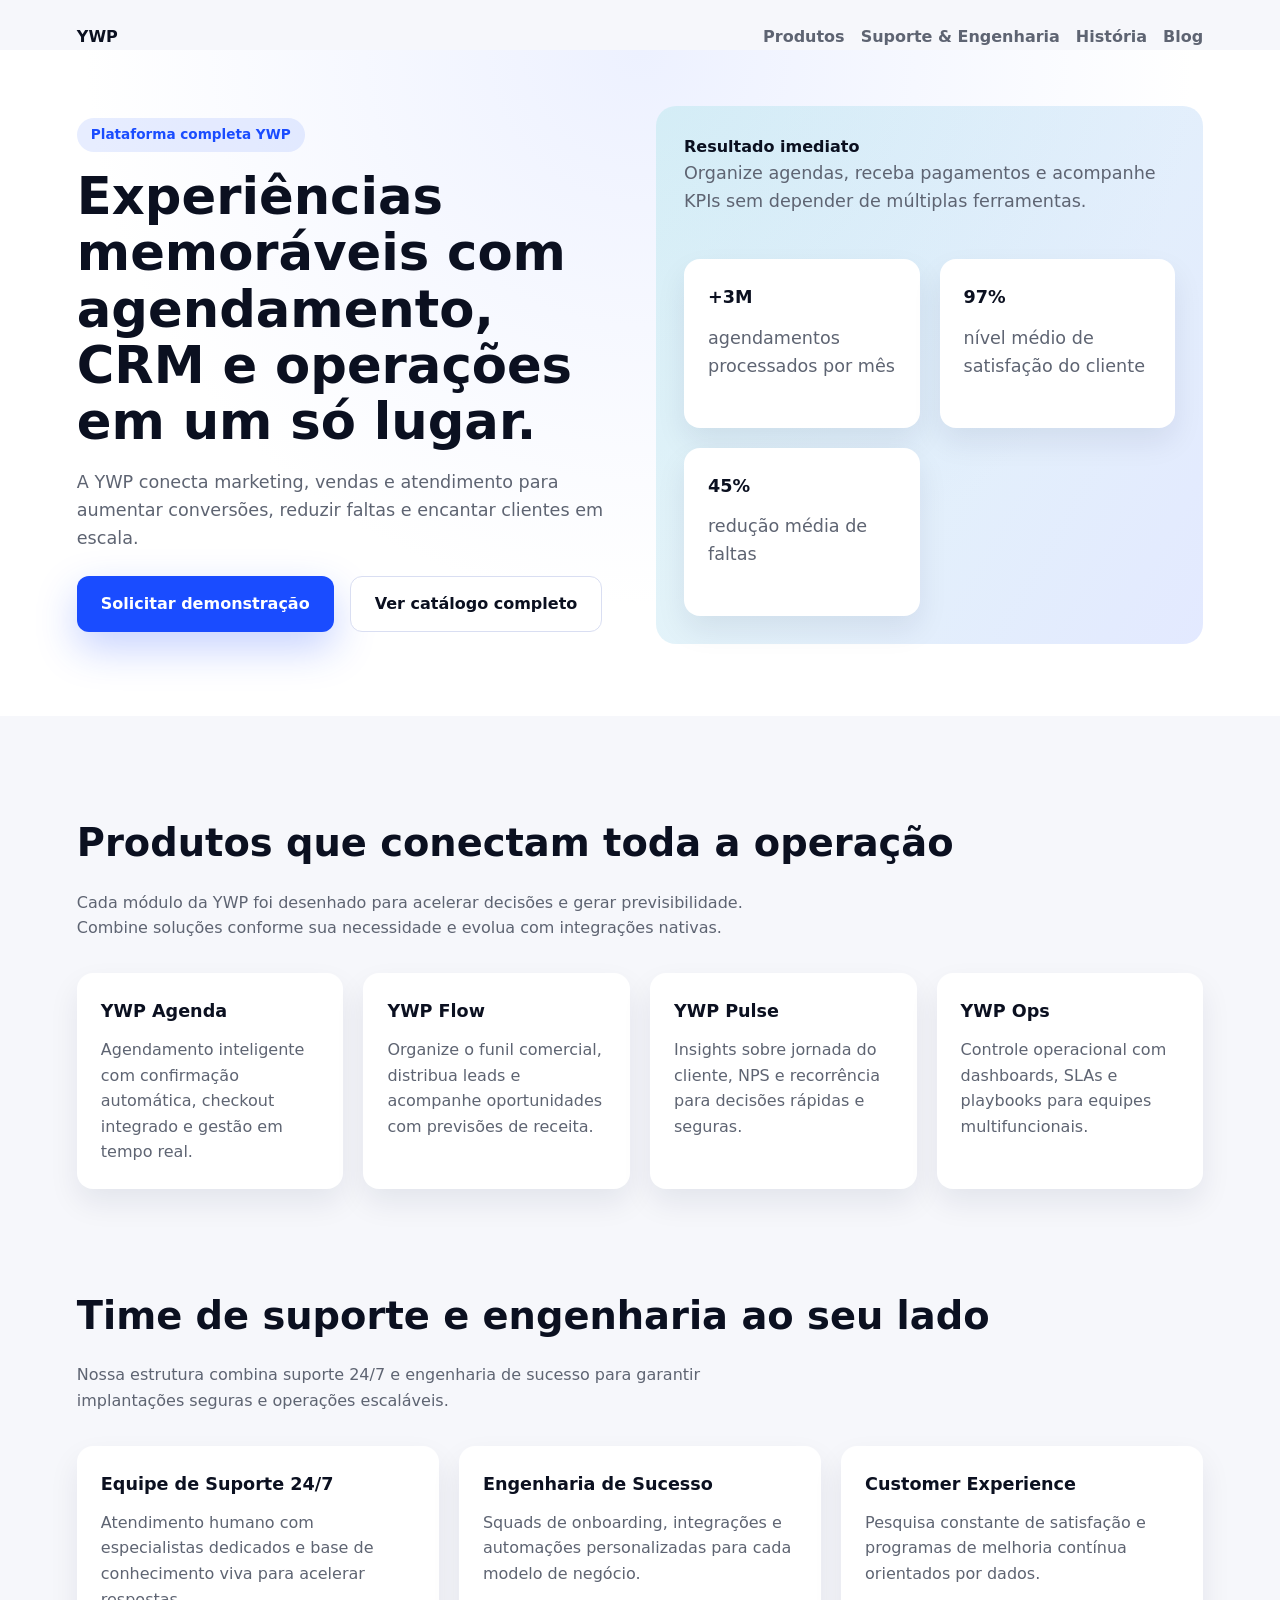
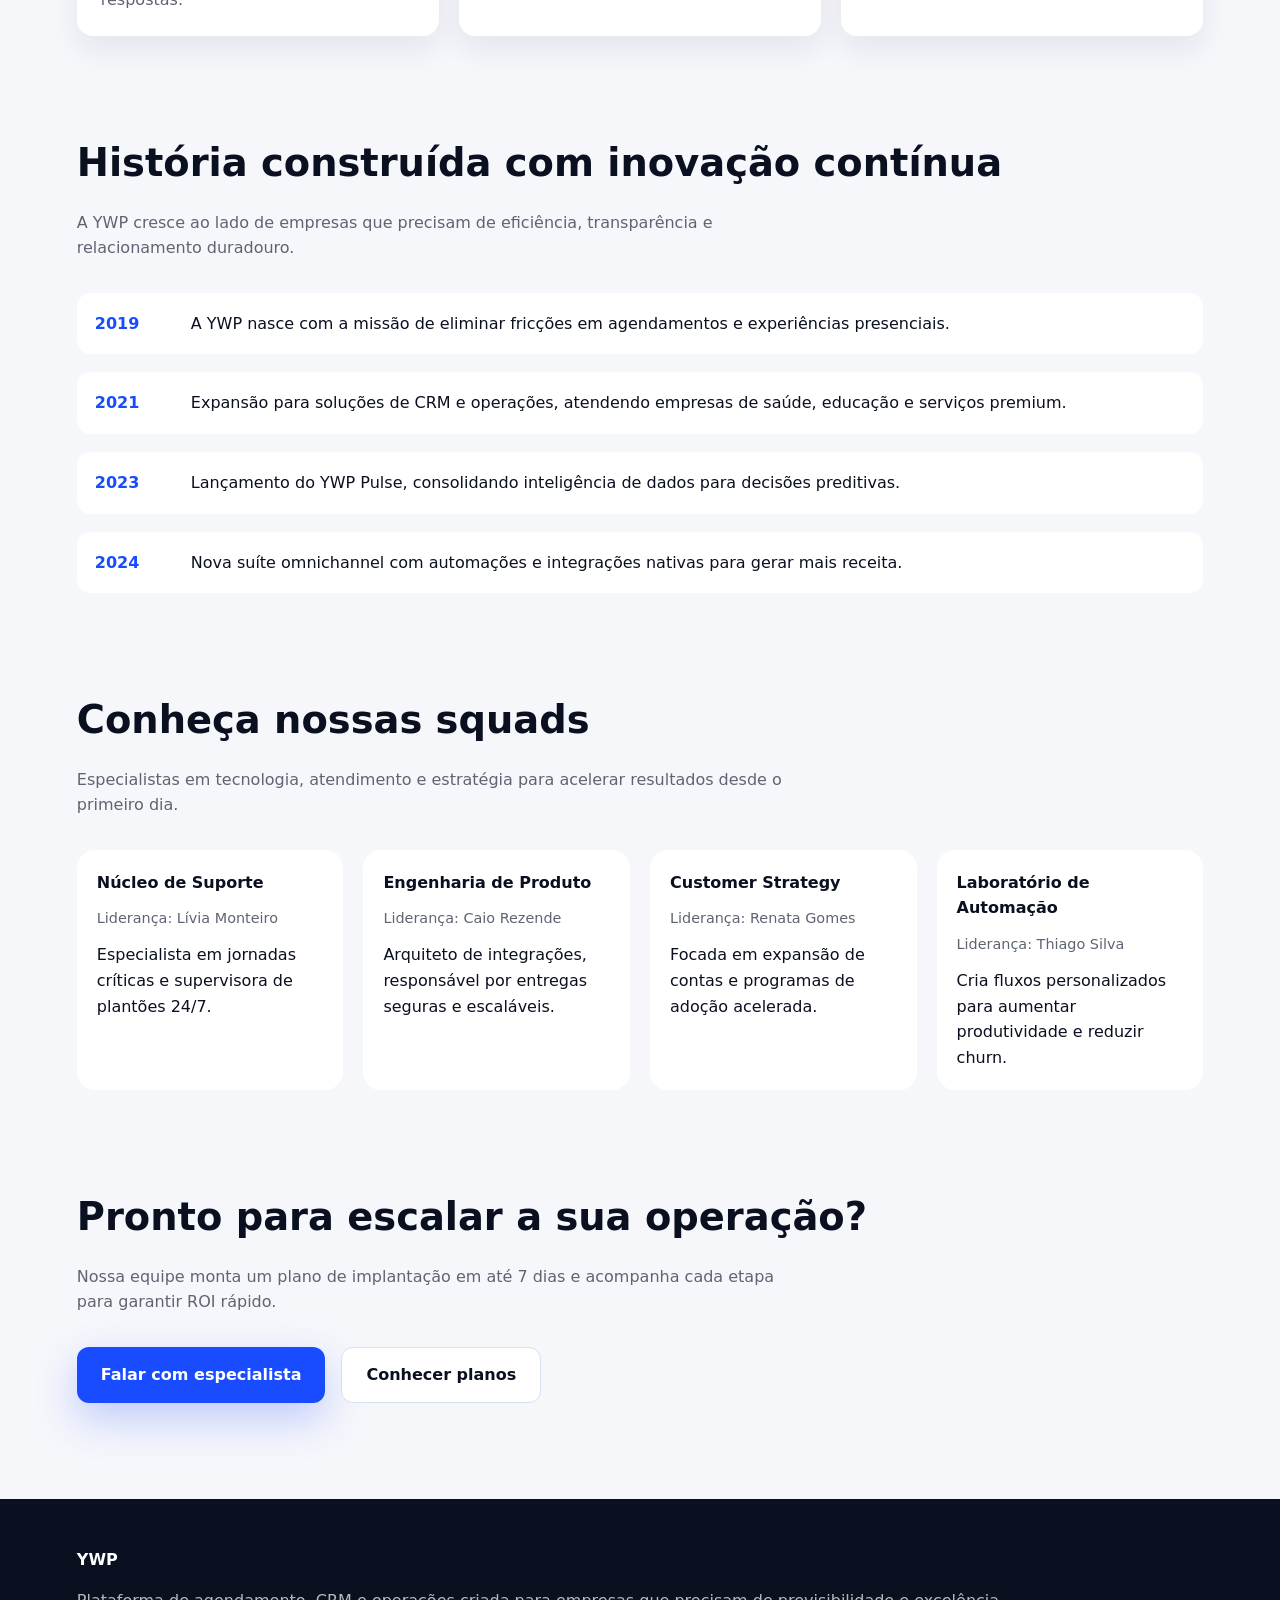
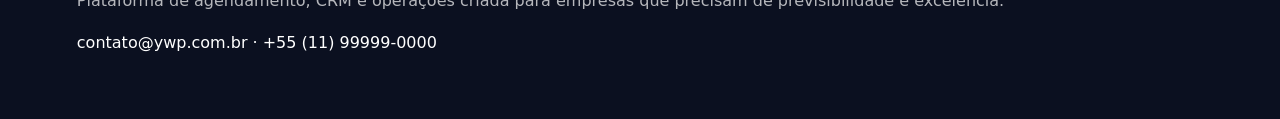
<file: index.html>
<!DOCTYPE html>
<html lang="pt-BR">
  <head>
    <meta charset="UTF-8" />
    <meta name="viewport" content="width=device-width, initial-scale=1.0" />
    <title>YWP | Plataforma inteligente de experiências e agendamento</title>
    <meta
      name="description"
      content="YWP é a plataforma completa para experiências, agendamentos e operações de atendimento em escala."
    />
    <link rel="stylesheet" href="/styles.css" />
  </head>
  <body>
    <nav class="nav">
      <a href="/index.html">YWP</a>
      <div class="nav-links">
        <a href="#produtos">Produtos</a>
        <a href="#suporte">Suporte & Engenharia</a>
        <a href="#historia">História</a>
        <a href="/blog/index.html">Blog</a>
      </div>
    </nav>
    <main>
      <section class="hero">
        <div class="hero-grid">
          <div>
            <span class="badge">Plataforma completa YWP</span>
            <h1>Experiências memoráveis com agendamento, CRM e operações em um só lugar.</h1>
            <p>
              A YWP conecta marketing, vendas e atendimento para aumentar conversões, reduzir faltas e encantar
              clientes em escala.
            </p>
            <div class="cta-row">
              <a class="button primary" href="mailto:contato@ywp.com.br">Solicitar demonstração</a>
              <a class="button secondary" href="/blog/index.html">Ver catálogo completo</a>
            </div>
          </div>
          <div class="highlight">
            <div>
              <strong>Resultado imediato</strong>
              <p>
                Organize agendas, receba pagamentos e acompanhe KPIs sem depender de múltiplas ferramentas.
              </p>
            </div>
            <div class="card-grid">
              <div class="card">
                <h3>+3M</h3>
                <p>agendamentos processados por mês</p>
              </div>
              <div class="card">
                <h3>97%</h3>
                <p>nível médio de satisfação do cliente</p>
              </div>
              <div class="card">
                <h3>45%</h3>
                <p>redução média de faltas</p>
              </div>
            </div>
          </div>
        </div>
      </section>

      <section id="produtos">
        <h2 class="section-title">Produtos que conectam toda a operação</h2>
        <p class="section-subtitle">
          Cada módulo da YWP foi desenhado para acelerar decisões e gerar previsibilidade. Combine soluções
          conforme sua necessidade e evolua com integrações nativas.
        </p>
        <div class="card-grid">
          <div class="card">
            <h3>YWP Agenda</h3>
            <p>Agendamento inteligente com confirmação automática, checkout integrado e gestão em tempo real.</p>
          </div>
          <div class="card">
            <h3>YWP Flow</h3>
            <p>Organize o funil comercial, distribua leads e acompanhe oportunidades com previsões de receita.</p>
          </div>
          <div class="card">
            <h3>YWP Pulse</h3>
            <p>Insights sobre jornada do cliente, NPS e recorrência para decisões rápidas e seguras.</p>
          </div>
          <div class="card">
            <h3>YWP Ops</h3>
            <p>Controle operacional com dashboards, SLAs e playbooks para equipes multifuncionais.</p>
          </div>
        </div>
      </section>

      <section id="suporte">
        <h2 class="section-title">Time de suporte e engenharia ao seu lado</h2>
        <p class="section-subtitle">
          Nossa estrutura combina suporte 24/7 e engenharia de sucesso para garantir implantações seguras e
          operações escaláveis.
        </p>
        <div class="card-grid">
          <div class="card">
            <h3>Equipe de Suporte 24/7</h3>
            <p>Atendimento humano com especialistas dedicados e base de conhecimento viva para acelerar respostas.</p>
          </div>
          <div class="card">
            <h3>Engenharia de Sucesso</h3>
            <p>Squads de onboarding, integrações e automações personalizadas para cada modelo de negócio.</p>
          </div>
          <div class="card">
            <h3>Customer Experience</h3>
            <p>Pesquisa constante de satisfação e programas de melhoria contínua orientados por dados.</p>
          </div>
        </div>
      </section>

      <section id="historia">
        <h2 class="section-title">História construída com inovação contínua</h2>
        <p class="section-subtitle">
          A YWP cresce ao lado de empresas que precisam de eficiência, transparência e relacionamento duradouro.
        </p>
        <div class="timeline">
          <div class="timeline-item">
            <span>2019</span>
            <p>A YWP nasce com a missão de eliminar fricções em agendamentos e experiências presenciais.</p>
          </div>
          <div class="timeline-item">
            <span>2021</span>
            <p>Expansão para soluções de CRM e operações, atendendo empresas de saúde, educação e serviços premium.</p>
          </div>
          <div class="timeline-item">
            <span>2023</span>
            <p>Lançamento do YWP Pulse, consolidando inteligência de dados para decisões preditivas.</p>
          </div>
          <div class="timeline-item">
            <span>2024</span>
            <p>Nova suíte omnichannel com automações e integrações nativas para gerar mais receita.</p>
          </div>
        </div>
      </section>

      <section>
        <h2 class="section-title">Conheça nossas squads</h2>
        <p class="section-subtitle">
          Especialistas em tecnologia, atendimento e estratégia para acelerar resultados desde o primeiro dia.
        </p>
        <div class="team-grid">
          <div class="team-card">
            <strong>Núcleo de Suporte</strong>
            <span>Liderança: Lívia Monteiro</span>
            <p>Especialista em jornadas críticas e supervisora de plantões 24/7.</p>
          </div>
          <div class="team-card">
            <strong>Engenharia de Produto</strong>
            <span>Liderança: Caio Rezende</span>
            <p>Arquiteto de integrações, responsável por entregas seguras e escaláveis.</p>
          </div>
          <div class="team-card">
            <strong>Customer Strategy</strong>
            <span>Liderança: Renata Gomes</span>
            <p>Focada em expansão de contas e programas de adoção acelerada.</p>
          </div>
          <div class="team-card">
            <strong>Laboratório de Automação</strong>
            <span>Liderança: Thiago Silva</span>
            <p>Cria fluxos personalizados para aumentar produtividade e reduzir churn.</p>
          </div>
        </div>
      </section>

      <section>
        <h2 class="section-title">Pronto para escalar a sua operação?</h2>
        <p class="section-subtitle">
          Nossa equipe monta um plano de implantação em até 7 dias e acompanha cada etapa para garantir ROI
          rápido.
        </p>
        <div class="cta-row">
          <a class="button primary" href="mailto:contato@ywp.com.br">Falar com especialista</a>
          <a class="button secondary" href="/blog/index.html">Conhecer planos</a>
        </div>
      </section>

      <footer class="footer">
        <strong>YWP</strong>
        <p>
          Plataforma de agendamento, CRM e operações criada para empresas que precisam de previsibilidade e
          excelência.
        </p>
        <span>contato@ywp.com.br · +55 (11) 99999-0000</span>
      </footer>
    </main>
  </body>
</html>
</file>
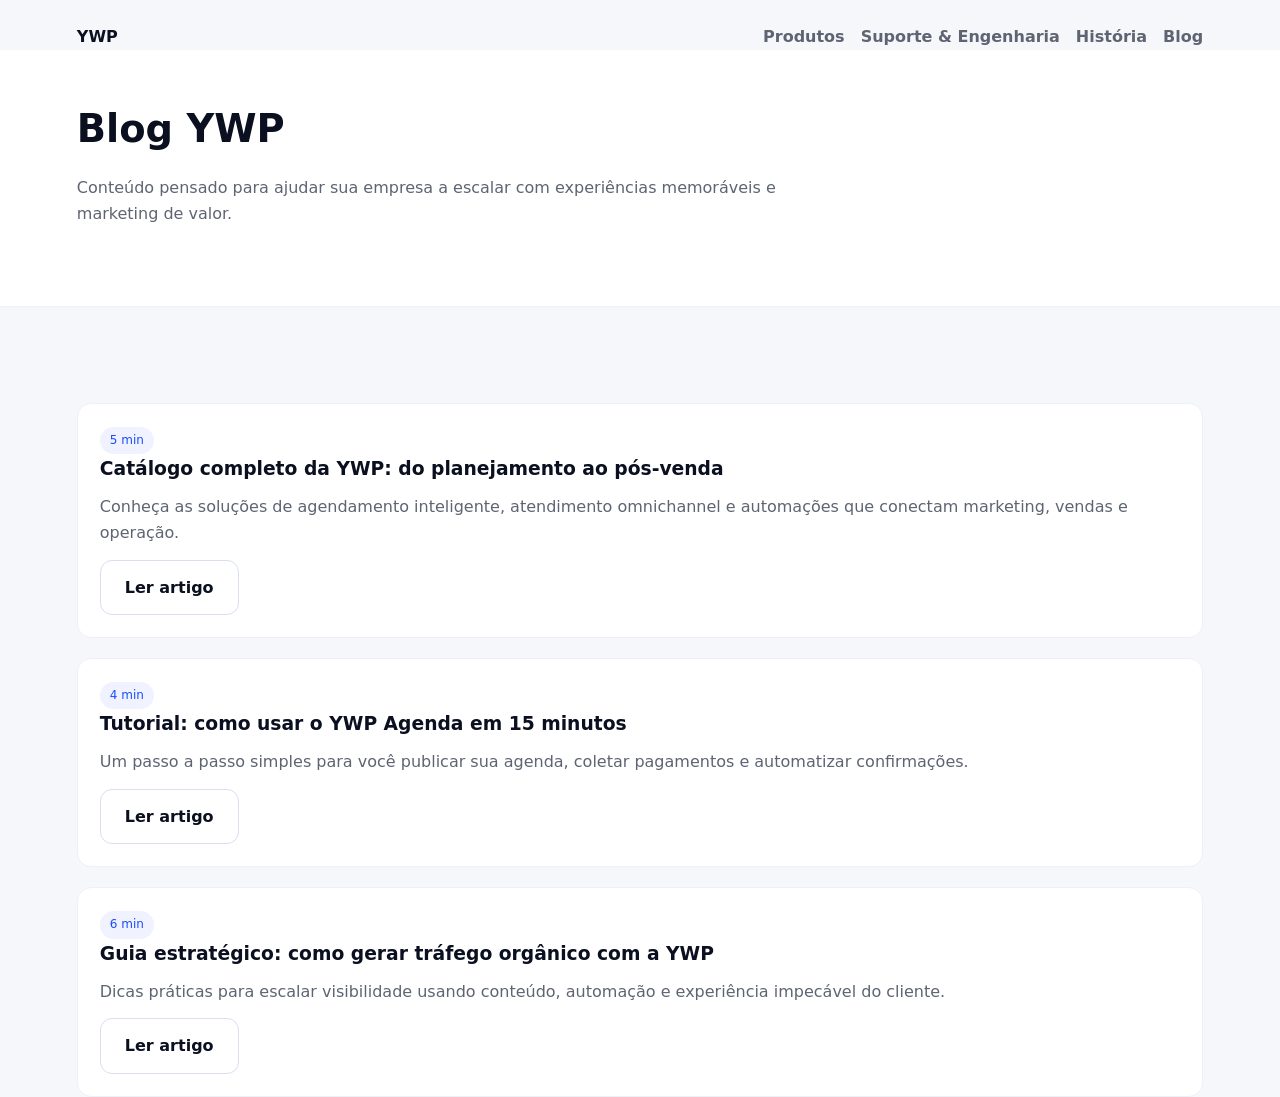
<file: blog/index.html>
<!DOCTYPE html>
<html lang="pt-BR">
  <head>
    <meta charset="UTF-8" />
    <meta name="viewport" content="width=device-width, initial-scale=1.0" />
    <title>YWP Blog | Conteúdo para crescer com agendamento inteligente</title>
    <meta
      name="description"
      content="Artigos sobre catálogo, tutoriais e estratégias para atrair tráfego orgânico com a YWP."
    />
    <link rel="stylesheet" href="/styles.css" />
  </head>
  <body>
    <nav class="nav">
      <a href="/index.html">YWP</a>
      <div class="nav-links">
        <a href="/index.html#produtos">Produtos</a>
        <a href="/index.html#suporte">Suporte & Engenharia</a>
        <a href="/index.html#historia">História</a>
        <a href="./index.html">Blog</a>
      </div>
    </nav>
    <main>
      <section class="blog-hero">
        <h1 class="section-title">Blog YWP</h1>
        <p class="section-subtitle">
          Conteúdo pensado para ajudar sua empresa a escalar com experiências memoráveis e marketing de valor.
        </p>
      </section>

      <section>
        <div class="blog-list">
          <article class="blog-card">
            <span class="tag">5 min</span>
            <h3>Catálogo completo da YWP: do planejamento ao pós-venda</h3>
            <p>
              Conheça as soluções de agendamento inteligente, atendimento omnichannel e automações que conectam
              marketing, vendas e operação.
            </p>
            <a class="button secondary" href="/blog/posts/catalogo-completo-ywp/index.html">Ler artigo</a>
          </article>
          <article class="blog-card">
            <span class="tag">4 min</span>
            <h3>Tutorial: como usar o YWP Agenda em 15 minutos</h3>
            <p>
              Um passo a passo simples para você publicar sua agenda, coletar pagamentos e automatizar
              confirmações.
            </p>
            <a class="button secondary" href="/blog/posts/como-usar-ywp-agenda/index.html">Ler artigo</a>
          </article>
          <article class="blog-card">
            <span class="tag">6 min</span>
            <h3>Guia estratégico: como gerar tráfego orgânico com a YWP</h3>
            <p>
              Dicas práticas para escalar visibilidade usando conteúdo, automação e experiência impecável do
              cliente.
            </p>
            <a class="button secondary" href="/blog/posts/guia-trafego-organico-ywp/index.html">Ler artigo</a>
          </article>
        </div>
      </section>
    </main>
  </body>
</html>
</file>
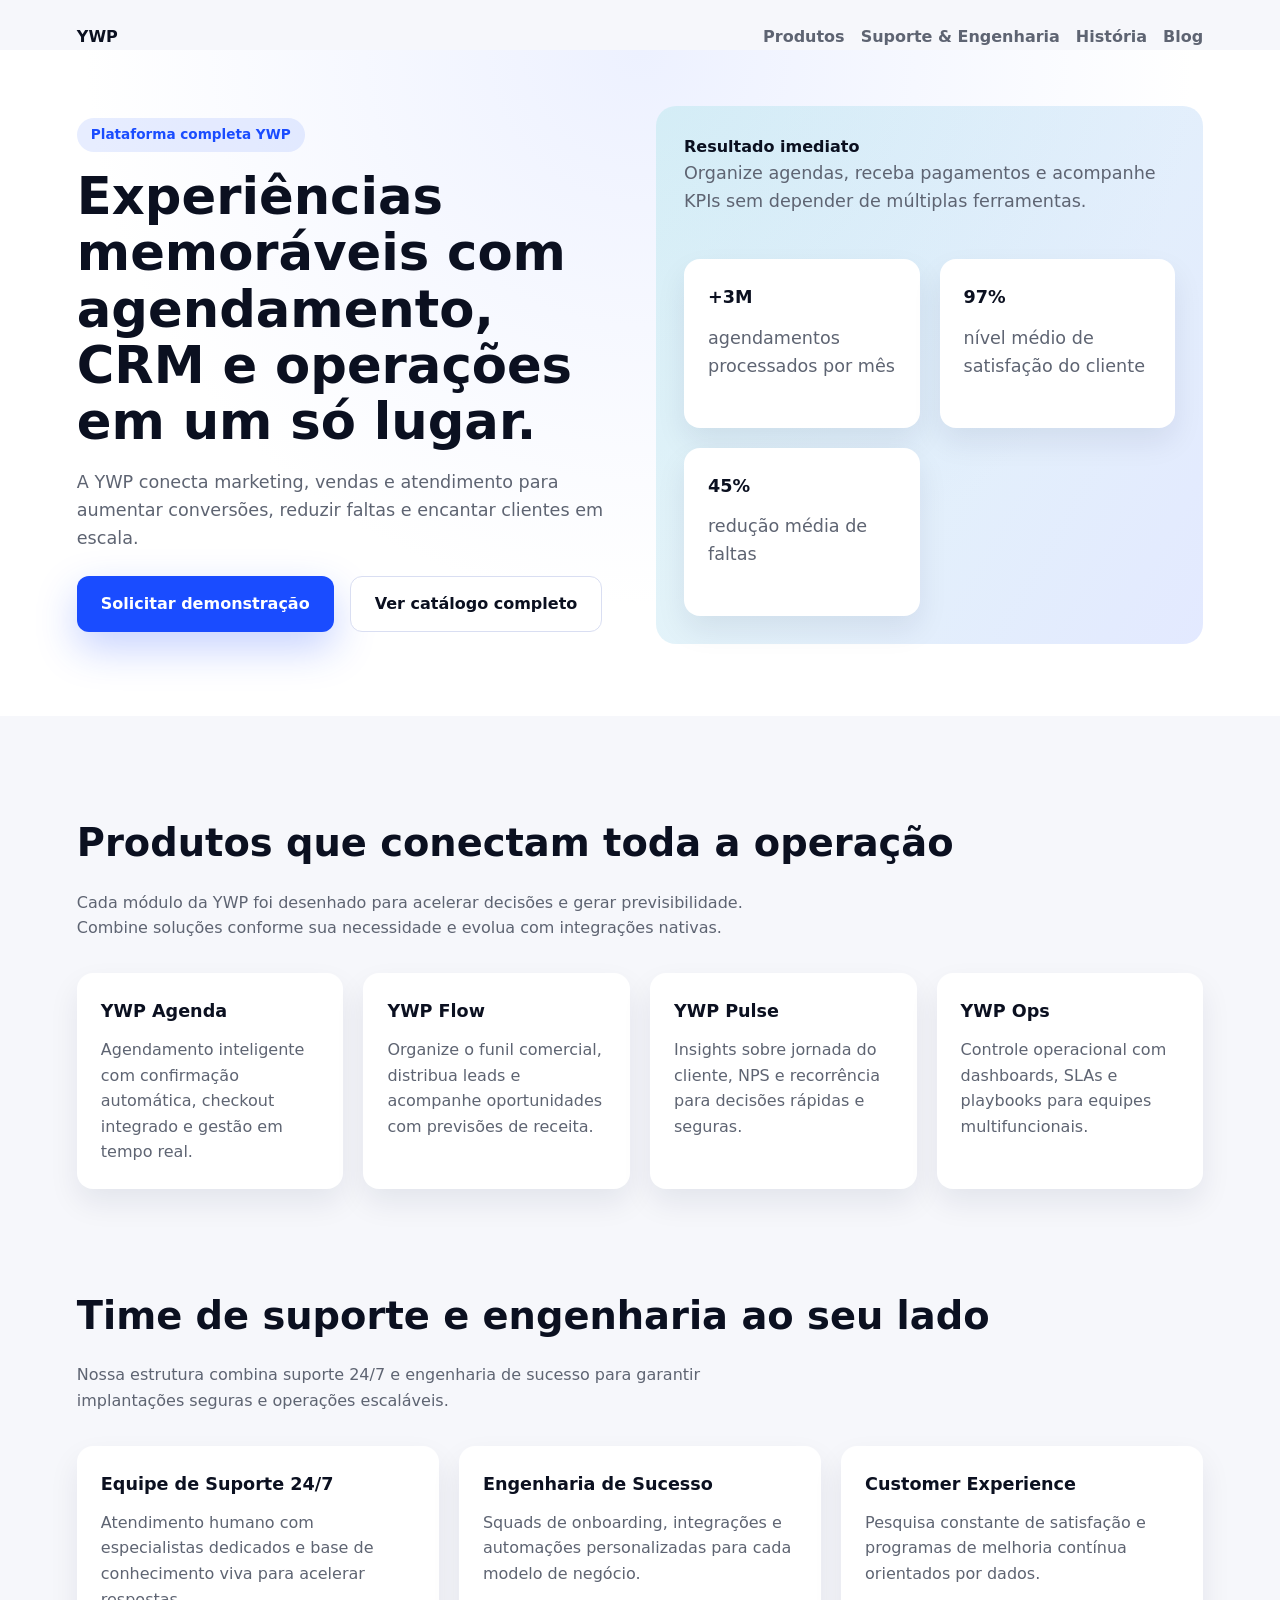
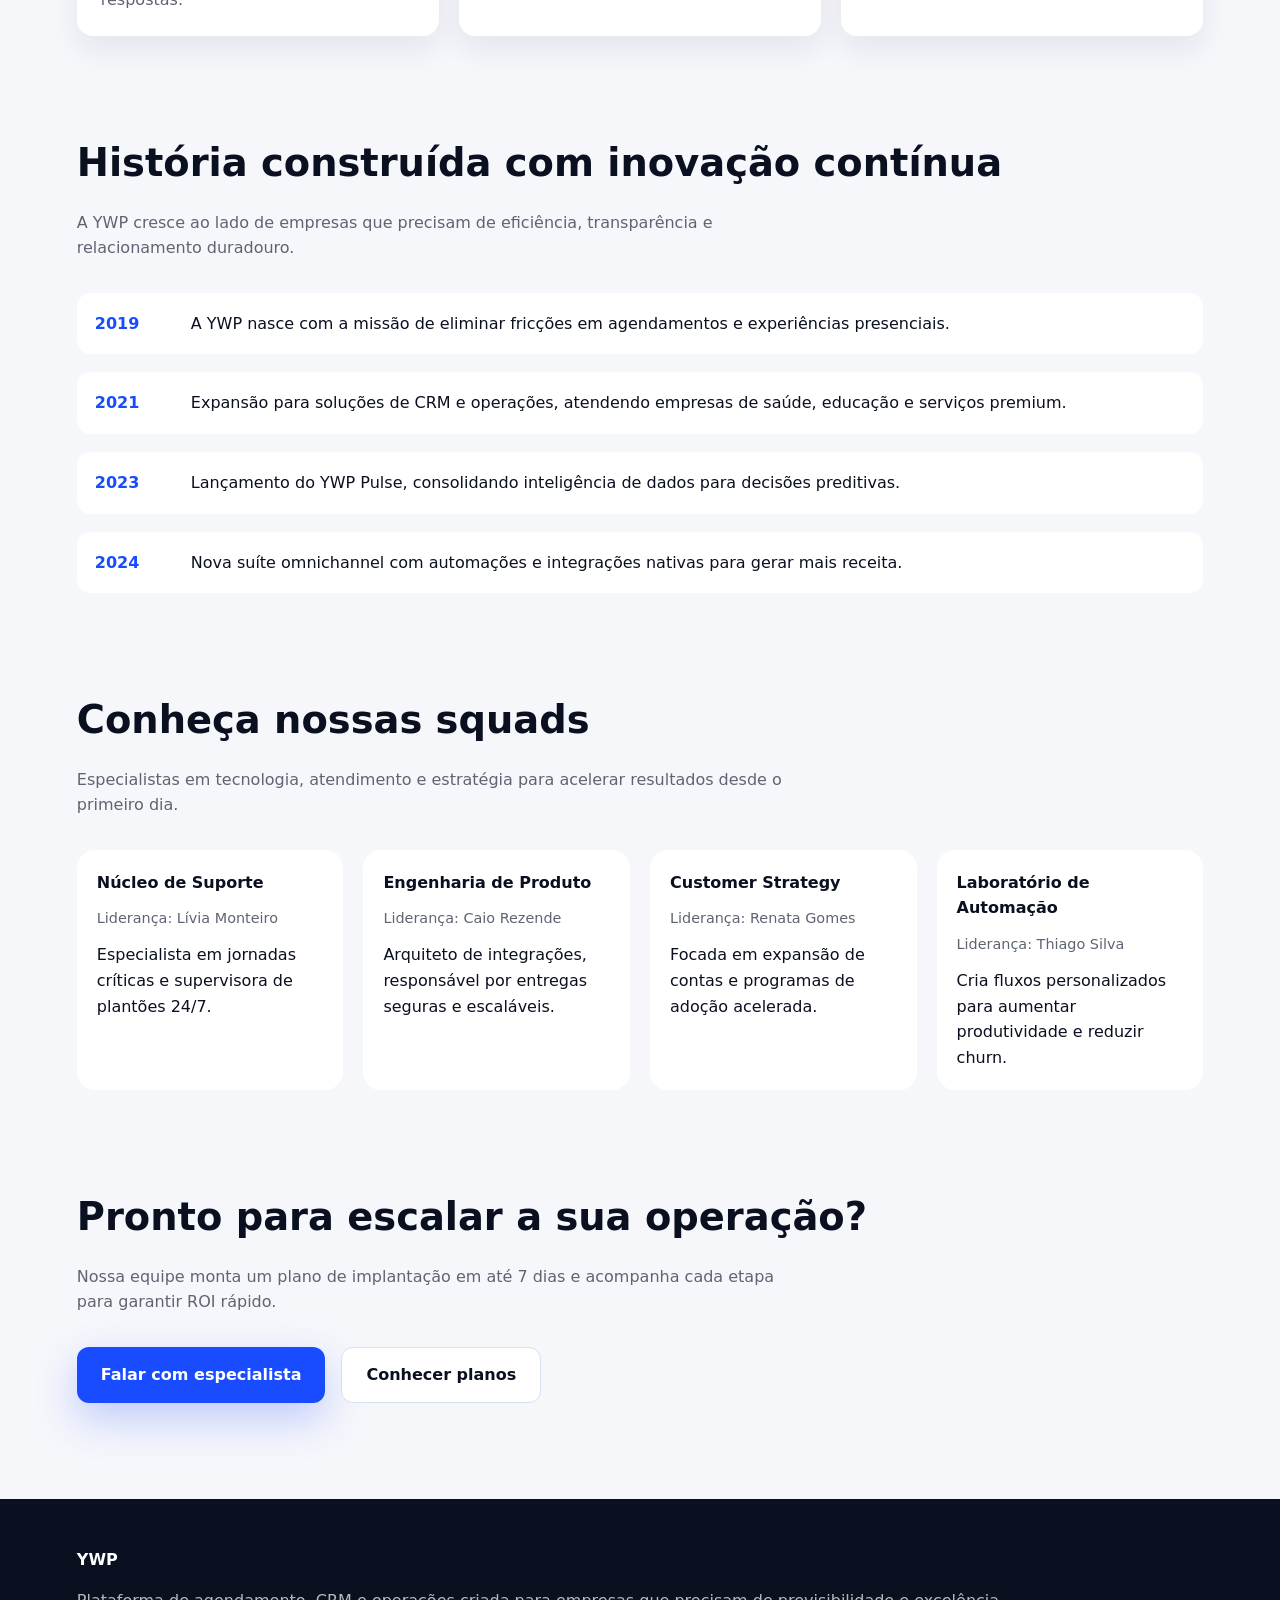
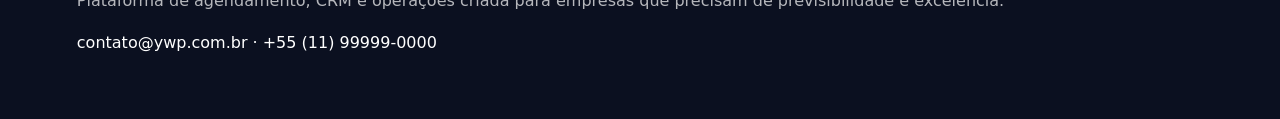
<file: docs/index.html>
<!DOCTYPE html>
<html lang="pt-BR">
  <head>
    <meta charset="UTF-8" />
    <meta name="viewport" content="width=device-width, initial-scale=1.0" />
    <title>YWP | Plataforma inteligente de experiências e agendamento</title>
    <meta
      name="description"
      content="YWP é a plataforma completa para experiências, agendamentos e operações de atendimento em escala."
    />
    <link rel="stylesheet" href="./styles.css" />
  </head>
  <body>
    <nav class="nav">
      <a href="./index.html">YWP</a>
      <div class="nav-links">
        <a href="#produtos">Produtos</a>
        <a href="#suporte">Suporte & Engenharia</a>
        <a href="#historia">História</a>
        <a href="./blog/index.html">Blog</a>
      </div>
    </nav>
    <main>
      <section class="hero">
        <div class="hero-grid">
          <div>
            <span class="badge">Plataforma completa YWP</span>
            <h1>Experiências memoráveis com agendamento, CRM e operações em um só lugar.</h1>
            <p>
              A YWP conecta marketing, vendas e atendimento para aumentar conversões, reduzir faltas e encantar
              clientes em escala.
            </p>
            <div class="cta-row">
              <a class="button primary" href="mailto:contato@ywp.com.br">Solicitar demonstração</a>
              <a class="button secondary" href="./blog/index.html">Ver catálogo completo</a>
            </div>
          </div>
          <div class="highlight">
            <div>
              <strong>Resultado imediato</strong>
              <p>
                Organize agendas, receba pagamentos e acompanhe KPIs sem depender de múltiplas ferramentas.
              </p>
            </div>
            <div class="card-grid">
              <div class="card">
                <h3>+3M</h3>
                <p>agendamentos processados por mês</p>
              </div>
              <div class="card">
                <h3>97%</h3>
                <p>nível médio de satisfação do cliente</p>
              </div>
              <div class="card">
                <h3>45%</h3>
                <p>redução média de faltas</p>
              </div>
            </div>
          </div>
        </div>
      </section>

      <section id="produtos">
        <h2 class="section-title">Produtos que conectam toda a operação</h2>
        <p class="section-subtitle">
          Cada módulo da YWP foi desenhado para acelerar decisões e gerar previsibilidade. Combine soluções
          conforme sua necessidade e evolua com integrações nativas.
        </p>
        <div class="card-grid">
          <div class="card">
            <h3>YWP Agenda</h3>
            <p>Agendamento inteligente com confirmação automática, checkout integrado e gestão em tempo real.</p>
          </div>
          <div class="card">
            <h3>YWP Flow</h3>
            <p>Organize o funil comercial, distribua leads e acompanhe oportunidades com previsões de receita.</p>
          </div>
          <div class="card">
            <h3>YWP Pulse</h3>
            <p>Insights sobre jornada do cliente, NPS e recorrência para decisões rápidas e seguras.</p>
          </div>
          <div class="card">
            <h3>YWP Ops</h3>
            <p>Controle operacional com dashboards, SLAs e playbooks para equipes multifuncionais.</p>
          </div>
        </div>
      </section>

      <section id="suporte">
        <h2 class="section-title">Time de suporte e engenharia ao seu lado</h2>
        <p class="section-subtitle">
          Nossa estrutura combina suporte 24/7 e engenharia de sucesso para garantir implantações seguras e
          operações escaláveis.
        </p>
        <div class="card-grid">
          <div class="card">
            <h3>Equipe de Suporte 24/7</h3>
            <p>Atendimento humano com especialistas dedicados e base de conhecimento viva para acelerar respostas.</p>
          </div>
          <div class="card">
            <h3>Engenharia de Sucesso</h3>
            <p>Squads de onboarding, integrações e automações personalizadas para cada modelo de negócio.</p>
          </div>
          <div class="card">
            <h3>Customer Experience</h3>
            <p>Pesquisa constante de satisfação e programas de melhoria contínua orientados por dados.</p>
          </div>
        </div>
      </section>

      <section id="historia">
        <h2 class="section-title">História construída com inovação contínua</h2>
        <p class="section-subtitle">
          A YWP cresce ao lado de empresas que precisam de eficiência, transparência e relacionamento duradouro.
        </p>
        <div class="timeline">
          <div class="timeline-item">
            <span>2019</span>
            <p>A YWP nasce com a missão de eliminar fricções em agendamentos e experiências presenciais.</p>
          </div>
          <div class="timeline-item">
            <span>2021</span>
            <p>Expansão para soluções de CRM e operações, atendendo empresas de saúde, educação e serviços premium.</p>
          </div>
          <div class="timeline-item">
            <span>2023</span>
            <p>Lançamento do YWP Pulse, consolidando inteligência de dados para decisões preditivas.</p>
          </div>
          <div class="timeline-item">
            <span>2024</span>
            <p>Nova suíte omnichannel com automações e integrações nativas para gerar mais receita.</p>
          </div>
        </div>
      </section>

      <section>
        <h2 class="section-title">Conheça nossas squads</h2>
        <p class="section-subtitle">
          Especialistas em tecnologia, atendimento e estratégia para acelerar resultados desde o primeiro dia.
        </p>
        <div class="team-grid">
          <div class="team-card">
            <strong>Núcleo de Suporte</strong>
            <span>Liderança: Lívia Monteiro</span>
            <p>Especialista em jornadas críticas e supervisora de plantões 24/7.</p>
          </div>
          <div class="team-card">
            <strong>Engenharia de Produto</strong>
            <span>Liderança: Caio Rezende</span>
            <p>Arquiteto de integrações, responsável por entregas seguras e escaláveis.</p>
          </div>
          <div class="team-card">
            <strong>Customer Strategy</strong>
            <span>Liderança: Renata Gomes</span>
            <p>Focada em expansão de contas e programas de adoção acelerada.</p>
          </div>
          <div class="team-card">
            <strong>Laboratório de Automação</strong>
            <span>Liderança: Thiago Silva</span>
            <p>Cria fluxos personalizados para aumentar produtividade e reduzir churn.</p>
          </div>
        </div>
      </section>

      <section>
        <h2 class="section-title">Pronto para escalar a sua operação?</h2>
        <p class="section-subtitle">
          Nossa equipe monta um plano de implantação em até 7 dias e acompanha cada etapa para garantir ROI
          rápido.
        </p>
        <div class="cta-row">
          <a class="button primary" href="mailto:contato@ywp.com.br">Falar com especialista</a>
          <a class="button secondary" href="./blog/index.html">Conhecer planos</a>
        </div>
      </section>

      <footer class="footer">
        <strong>YWP</strong>
        <p>
          Plataforma de agendamento, CRM e operações criada para empresas que precisam de previsibilidade e
          excelência.
        </p>
        <span>contato@ywp.com.br · +55 (11) 99999-0000</span>
      </footer>
    </main>
  </body>
</html>
</file>
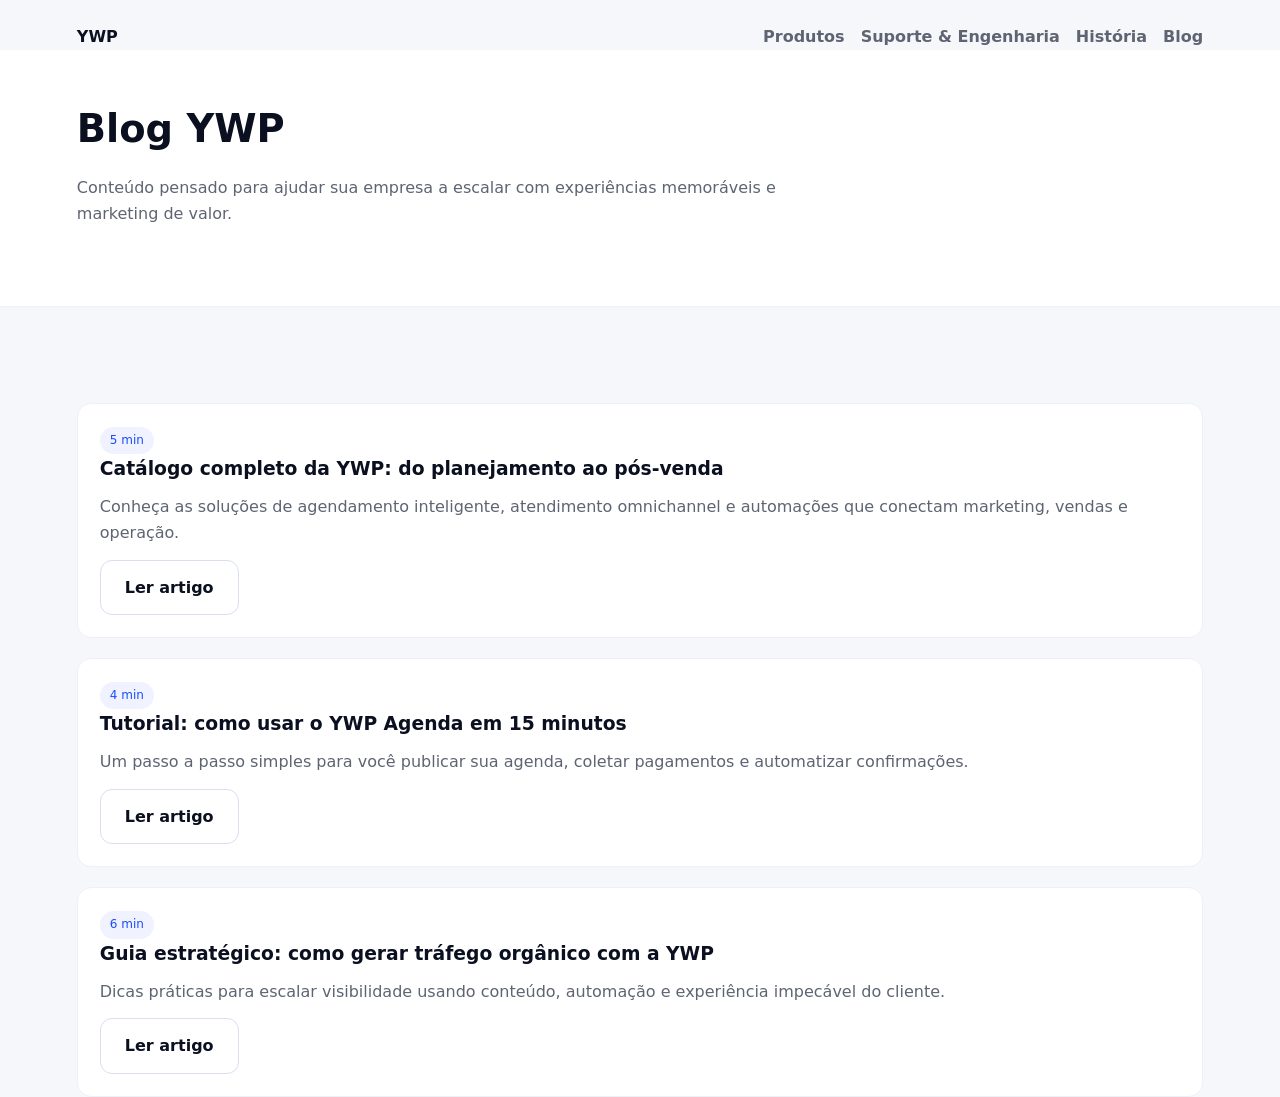
<file: docs/blog/index.html>
<!DOCTYPE html>
<html lang="pt-BR">
  <head>
    <meta charset="UTF-8" />
    <meta name="viewport" content="width=device-width, initial-scale=1.0" />
    <title>YWP Blog | Conteúdo para crescer com agendamento inteligente</title>
    <meta
      name="description"
      content="Artigos sobre catálogo, tutoriais e estratégias para atrair tráfego orgânico com a YWP."
    />
    <link rel="stylesheet" href="../styles.css" />
  </head>
  <body>
    <nav class="nav">
      <a href="../index.html">YWP</a>
      <div class="nav-links">
        <a href="../index.html#produtos">Produtos</a>
        <a href="../index.html#suporte">Suporte & Engenharia</a>
        <a href="../index.html#historia">História</a>
        <a href="./index.html">Blog</a>
      </div>
    </nav>
    <main>
      <section class="blog-hero">
        <h1 class="section-title">Blog YWP</h1>
        <p class="section-subtitle">
          Conteúdo pensado para ajudar sua empresa a escalar com experiências memoráveis e marketing de valor.
        </p>
      </section>

      <section>
        <div class="blog-list">
          <article class="blog-card">
            <span class="tag">5 min</span>
            <h3>Catálogo completo da YWP: do planejamento ao pós-venda</h3>
            <p>
              Conheça as soluções de agendamento inteligente, atendimento omnichannel e automações que conectam
              marketing, vendas e operação.
            </p>
            <a class="button secondary" href="./posts/catalogo-completo-ywp/index.html">Ler artigo</a>
          </article>
          <article class="blog-card">
            <span class="tag">4 min</span>
            <h3>Tutorial: como usar o YWP Agenda em 15 minutos</h3>
            <p>
              Um passo a passo simples para você publicar sua agenda, coletar pagamentos e automatizar
              confirmações.
            </p>
            <a class="button secondary" href="./posts/como-usar-ywp-agenda/index.html">Ler artigo</a>
          </article>
          <article class="blog-card">
            <span class="tag">6 min</span>
            <h3>Guia estratégico: como gerar tráfego orgânico com a YWP</h3>
            <p>
              Dicas práticas para escalar visibilidade usando conteúdo, automação e experiência impecável do
              cliente.
            </p>
            <a class="button secondary" href="./posts/guia-trafego-organico-ywp/index.html">Ler artigo</a>
          </article>
        </div>
      </section>
    </main>
  </body>
</html>
</file>
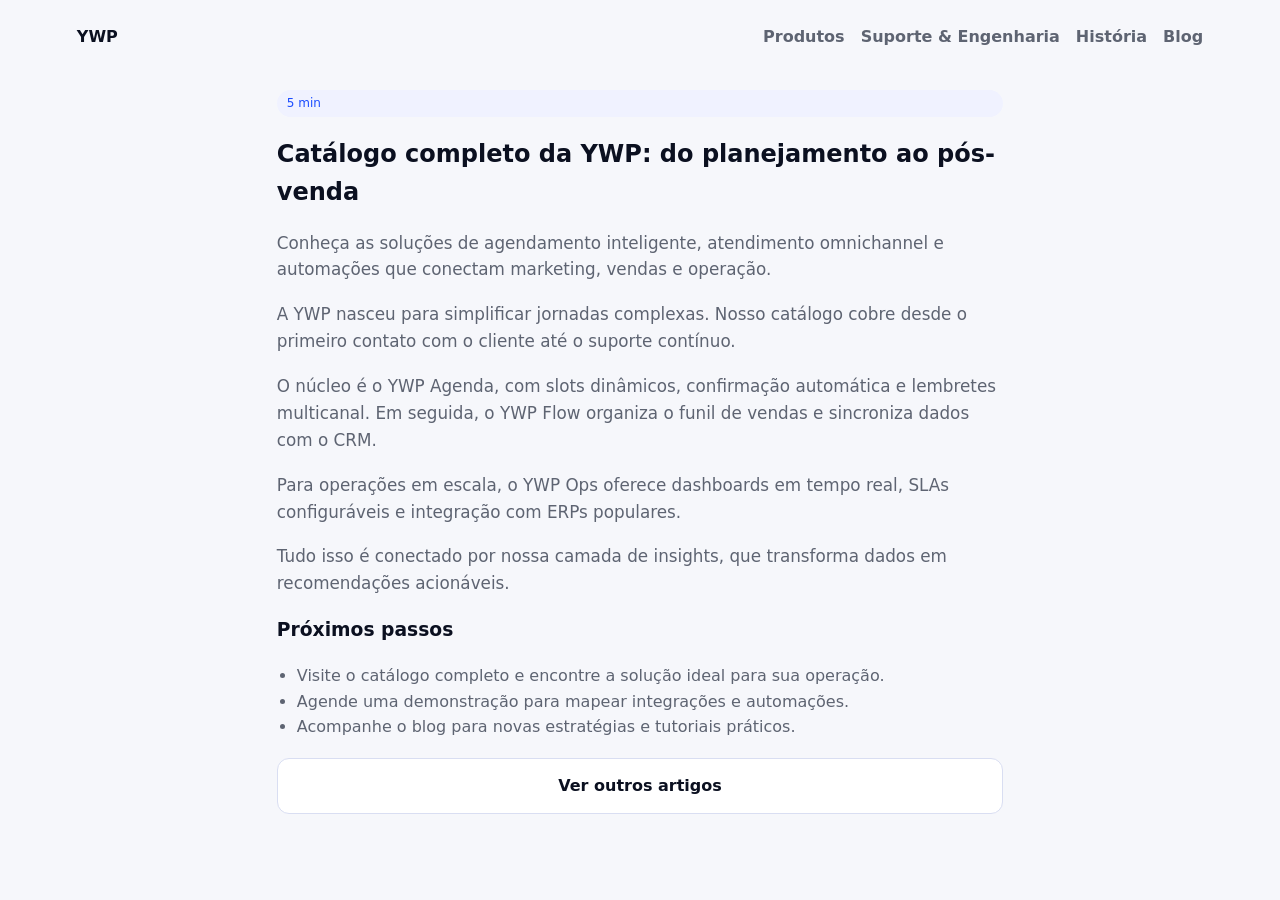
<file: blog/posts/catalogo-completo-ywp/index.html>
<!DOCTYPE html>
<html lang="pt-BR">
  <head>
    <meta charset="UTF-8" />
    <meta name="viewport" content="width=device-width, initial-scale=1.0" />
    <title>Catálogo completo da YWP | YWP Blog</title>
    <meta
      name="description"
      content="Conheça as soluções de agendamento inteligente, atendimento omnichannel e automações que conectam marketing, vendas e operação."
    />
    <link rel="stylesheet" href="/styles.css" />
  </head>
  <body>
    <nav class="nav">
      <a href="/index.html">YWP</a>
      <div class="nav-links">
        <a href="/index.html#produtos">Produtos</a>
        <a href="/index.html#suporte">Suporte & Engenharia</a>
        <a href="/index.html#historia">História</a>
        <a href="/blog/index.html">Blog</a>
      </div>
    </nav>
    <main>
      <article class="article">
        <span class="tag">5 min</span>
        <h1>Catálogo completo da YWP: do planejamento ao pós-venda</h1>
        <p>
          Conheça as soluções de agendamento inteligente, atendimento omnichannel e automações que conectam
          marketing, vendas e operação.
        </p>
        <p>
          A YWP nasceu para simplificar jornadas complexas. Nosso catálogo cobre desde o primeiro contato com o
          cliente até o suporte contínuo.
        </p>
        <p>
          O núcleo é o YWP Agenda, com slots dinâmicos, confirmação automática e lembretes multicanal. Em
          seguida, o YWP Flow organiza o funil de vendas e sincroniza dados com o CRM.
        </p>
        <p>
          Para operações em escala, o YWP Ops oferece dashboards em tempo real, SLAs configuráveis e
          integração com ERPs populares.
        </p>
        <p>
          Tudo isso é conectado por nossa camada de insights, que transforma dados em recomendações acionáveis.
        </p>
        <h3>Próximos passos</h3>
        <ul>
          <li>Visite o catálogo completo e encontre a solução ideal para sua operação.</li>
          <li>Agende uma demonstração para mapear integrações e automações.</li>
          <li>Acompanhe o blog para novas estratégias e tutoriais práticos.</li>
        </ul>
        <a class="button secondary" href="/blog/index.html">Ver outros artigos</a>
      </article>
    </main>
  </body>
</html>
</file>
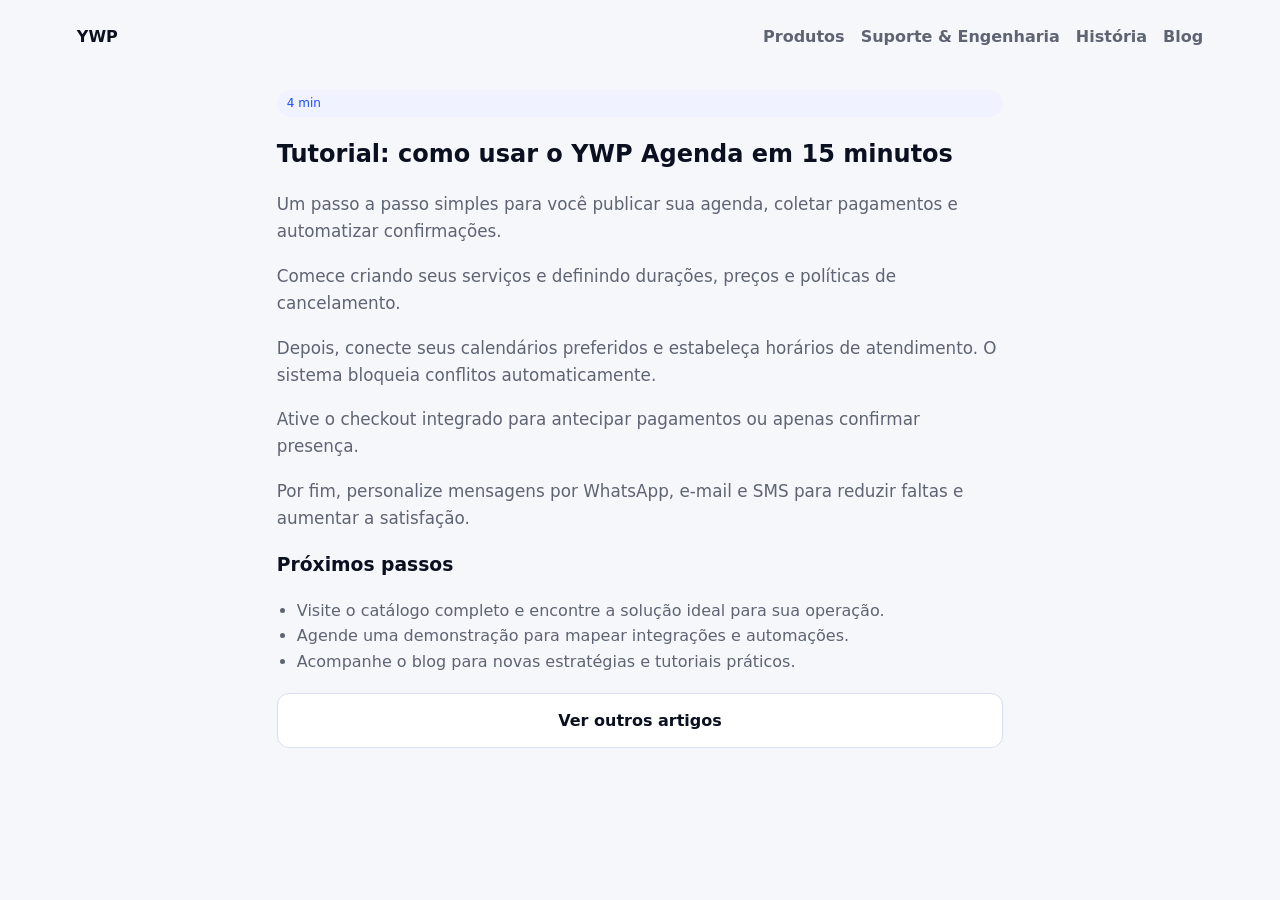
<file: blog/posts/como-usar-ywp-agenda/index.html>
<!DOCTYPE html>
<html lang="pt-BR">
  <head>
    <meta charset="UTF-8" />
    <meta name="viewport" content="width=device-width, initial-scale=1.0" />
    <title>Como usar o YWP Agenda | YWP Blog</title>
    <meta
      name="description"
      content="Um passo a passo simples para você publicar sua agenda, coletar pagamentos e automatizar confirmações."
    />
    <link rel="stylesheet" href="/styles.css" />
  </head>
  <body>
    <nav class="nav">
      <a href="/index.html">YWP</a>
      <div class="nav-links">
        <a href="/index.html#produtos">Produtos</a>
        <a href="/index.html#suporte">Suporte & Engenharia</a>
        <a href="/index.html#historia">História</a>
        <a href="/blog/index.html">Blog</a>
      </div>
    </nav>
    <main>
      <article class="article">
        <span class="tag">4 min</span>
        <h1>Tutorial: como usar o YWP Agenda em 15 minutos</h1>
        <p>
          Um passo a passo simples para você publicar sua agenda, coletar pagamentos e automatizar confirmações.
        </p>
        <p>Comece criando seus serviços e definindo durações, preços e políticas de cancelamento.</p>
        <p>
          Depois, conecte seus calendários preferidos e estabeleça horários de atendimento. O sistema bloqueia
          conflitos automaticamente.
        </p>
        <p>Ative o checkout integrado para antecipar pagamentos ou apenas confirmar presença.</p>
        <p>
          Por fim, personalize mensagens por WhatsApp, e-mail e SMS para reduzir faltas e aumentar a satisfação.
        </p>
        <h3>Próximos passos</h3>
        <ul>
          <li>Visite o catálogo completo e encontre a solução ideal para sua operação.</li>
          <li>Agende uma demonstração para mapear integrações e automações.</li>
          <li>Acompanhe o blog para novas estratégias e tutoriais práticos.</li>
        </ul>
        <a class="button secondary" href="/blog/index.html">Ver outros artigos</a>
      </article>
    </main>
  </body>
</html>
</file>
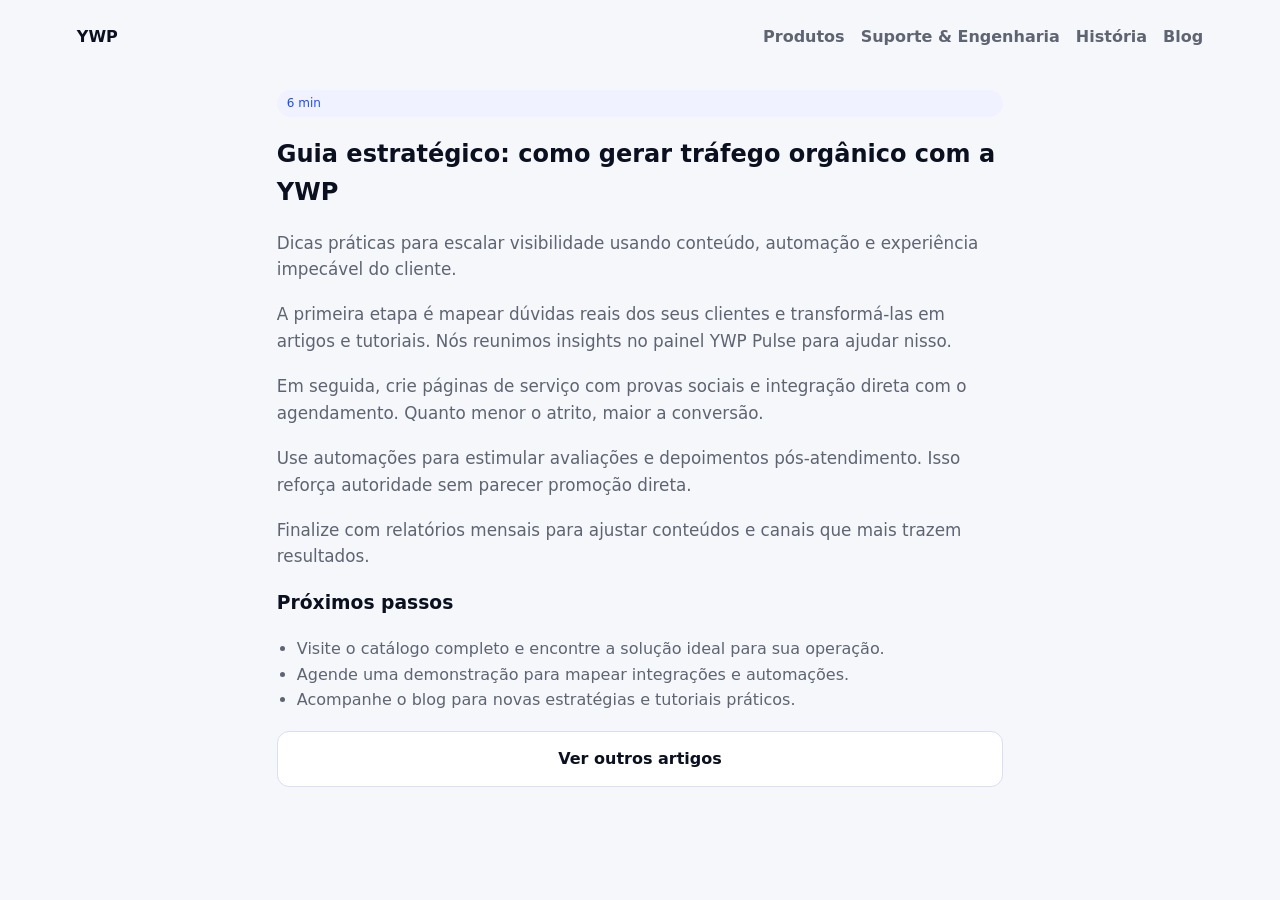
<file: blog/posts/guia-trafego-organico-ywp/index.html>
<!DOCTYPE html>
<html lang="pt-BR">
  <head>
    <meta charset="UTF-8" />
    <meta name="viewport" content="width=device-width, initial-scale=1.0" />
    <title>Guia de tráfego orgânico com a YWP | YWP Blog</title>
    <meta
      name="description"
      content="Dicas práticas para escalar visibilidade usando conteúdo, automação e experiência impecável do cliente."
    />
    <link rel="stylesheet" href="/styles.css" />
  </head>
  <body>
    <nav class="nav">
      <a href="/index.html">YWP</a>
      <div class="nav-links">
        <a href="/index.html#produtos">Produtos</a>
        <a href="/index.html#suporte">Suporte & Engenharia</a>
        <a href="/index.html#historia">História</a>
        <a href="/blog/index.html">Blog</a>
      </div>
    </nav>
    <main>
      <article class="article">
        <span class="tag">6 min</span>
        <h1>Guia estratégico: como gerar tráfego orgânico com a YWP</h1>
        <p>
          Dicas práticas para escalar visibilidade usando conteúdo, automação e experiência impecável do cliente.
        </p>
        <p>
          A primeira etapa é mapear dúvidas reais dos seus clientes e transformá-las em artigos e tutoriais. Nós
          reunimos insights no painel YWP Pulse para ajudar nisso.
        </p>
        <p>
          Em seguida, crie páginas de serviço com provas sociais e integração direta com o agendamento. Quanto
          menor o atrito, maior a conversão.
        </p>
        <p>
          Use automações para estimular avaliações e depoimentos pós-atendimento. Isso reforça autoridade sem
          parecer promoção direta.
        </p>
        <p>Finalize com relatórios mensais para ajustar conteúdos e canais que mais trazem resultados.</p>
        <h3>Próximos passos</h3>
        <ul>
          <li>Visite o catálogo completo e encontre a solução ideal para sua operação.</li>
          <li>Agende uma demonstração para mapear integrações e automações.</li>
          <li>Acompanhe o blog para novas estratégias e tutoriais práticos.</li>
        </ul>
        <a class="button secondary" href="/blog/index.html">Ver outros artigos</a>
      </article>
    </main>
  </body>
</html>
</file>
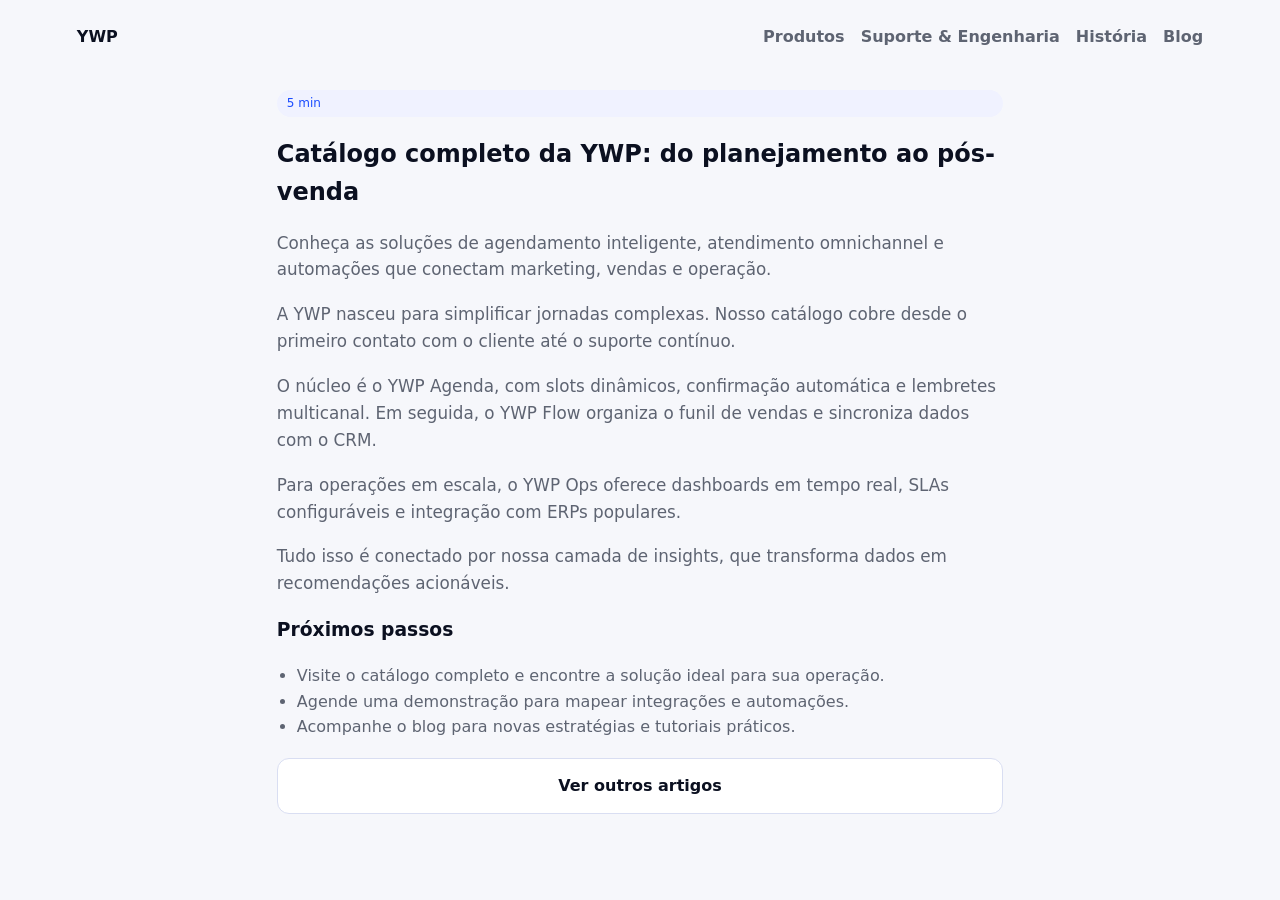
<file: docs/blog/posts/catalogo-completo-ywp/index.html>
<!DOCTYPE html>
<html lang="pt-BR">
  <head>
    <meta charset="UTF-8" />
    <meta name="viewport" content="width=device-width, initial-scale=1.0" />
    <title>Catálogo completo da YWP | YWP Blog</title>
    <meta
      name="description"
      content="Conheça as soluções de agendamento inteligente, atendimento omnichannel e automações que conectam marketing, vendas e operação."
    />
    <link rel="stylesheet" href="../../../styles.css" />
  </head>
  <body>
    <nav class="nav">
      <a href="../../../index.html">YWP</a>
      <div class="nav-links">
        <a href="../../../index.html#produtos">Produtos</a>
        <a href="../../../index.html#suporte">Suporte & Engenharia</a>
        <a href="../../../index.html#historia">História</a>
        <a href="../../index.html">Blog</a>
      </div>
    </nav>
    <main>
      <article class="article">
        <span class="tag">5 min</span>
        <h1>Catálogo completo da YWP: do planejamento ao pós-venda</h1>
        <p>
          Conheça as soluções de agendamento inteligente, atendimento omnichannel e automações que conectam
          marketing, vendas e operação.
        </p>
        <p>
          A YWP nasceu para simplificar jornadas complexas. Nosso catálogo cobre desde o primeiro contato com o
          cliente até o suporte contínuo.
        </p>
        <p>
          O núcleo é o YWP Agenda, com slots dinâmicos, confirmação automática e lembretes multicanal. Em
          seguida, o YWP Flow organiza o funil de vendas e sincroniza dados com o CRM.
        </p>
        <p>
          Para operações em escala, o YWP Ops oferece dashboards em tempo real, SLAs configuráveis e
          integração com ERPs populares.
        </p>
        <p>
          Tudo isso é conectado por nossa camada de insights, que transforma dados em recomendações acionáveis.
        </p>
        <h3>Próximos passos</h3>
        <ul>
          <li>Visite o catálogo completo e encontre a solução ideal para sua operação.</li>
          <li>Agende uma demonstração para mapear integrações e automações.</li>
          <li>Acompanhe o blog para novas estratégias e tutoriais práticos.</li>
        </ul>
        <a class="button secondary" href="../../index.html">Ver outros artigos</a>
      </article>
    </main>
  </body>
</html>
</file>
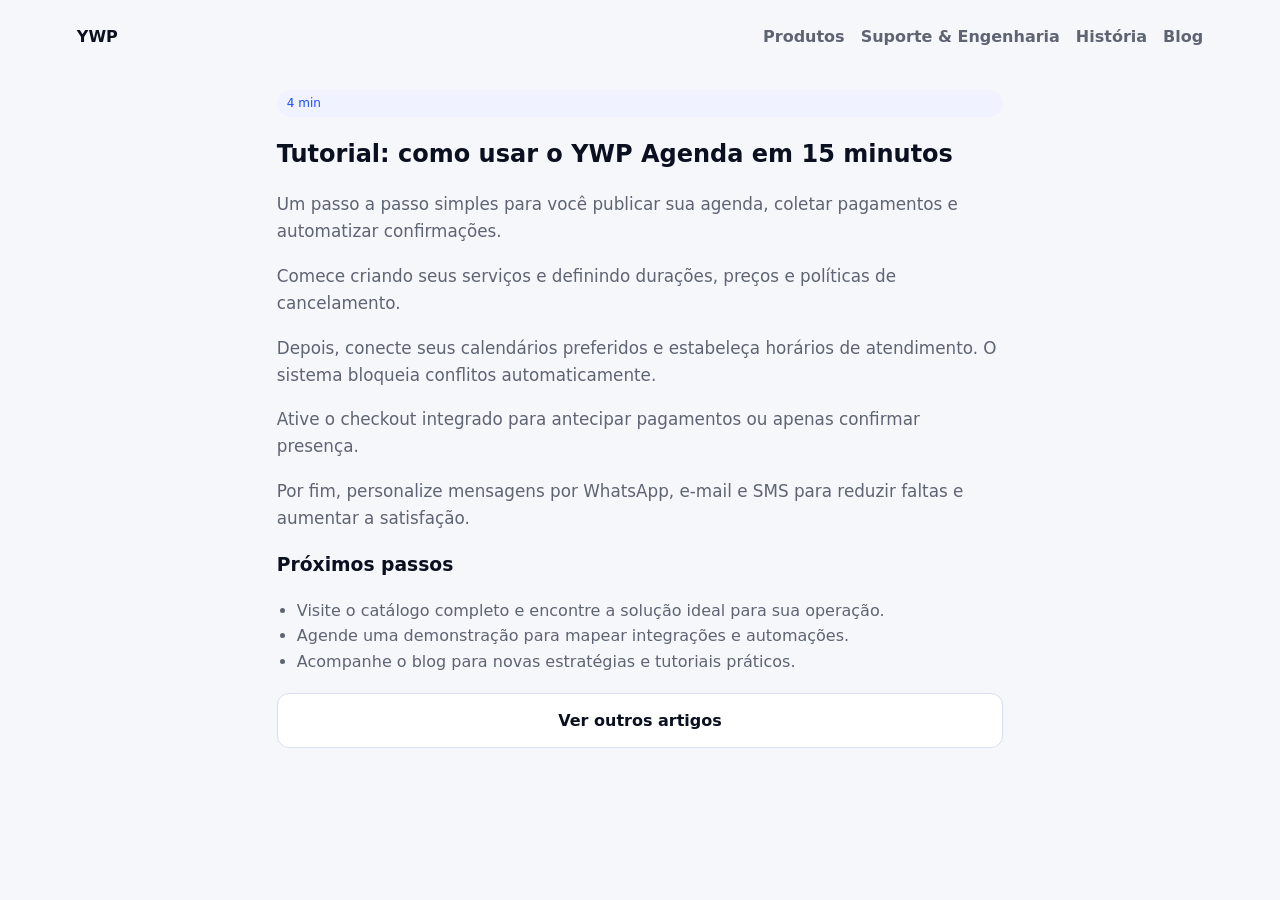
<file: docs/blog/posts/como-usar-ywp-agenda/index.html>
<!DOCTYPE html>
<html lang="pt-BR">
  <head>
    <meta charset="UTF-8" />
    <meta name="viewport" content="width=device-width, initial-scale=1.0" />
    <title>Como usar o YWP Agenda | YWP Blog</title>
    <meta
      name="description"
      content="Um passo a passo simples para você publicar sua agenda, coletar pagamentos e automatizar confirmações."
    />
    <link rel="stylesheet" href="../../../styles.css" />
  </head>
  <body>
    <nav class="nav">
      <a href="../../../index.html">YWP</a>
      <div class="nav-links">
        <a href="../../../index.html#produtos">Produtos</a>
        <a href="../../../index.html#suporte">Suporte & Engenharia</a>
        <a href="../../../index.html#historia">História</a>
        <a href="../../index.html">Blog</a>
      </div>
    </nav>
    <main>
      <article class="article">
        <span class="tag">4 min</span>
        <h1>Tutorial: como usar o YWP Agenda em 15 minutos</h1>
        <p>
          Um passo a passo simples para você publicar sua agenda, coletar pagamentos e automatizar confirmações.
        </p>
        <p>Comece criando seus serviços e definindo durações, preços e políticas de cancelamento.</p>
        <p>
          Depois, conecte seus calendários preferidos e estabeleça horários de atendimento. O sistema bloqueia
          conflitos automaticamente.
        </p>
        <p>Ative o checkout integrado para antecipar pagamentos ou apenas confirmar presença.</p>
        <p>
          Por fim, personalize mensagens por WhatsApp, e-mail e SMS para reduzir faltas e aumentar a satisfação.
        </p>
        <h3>Próximos passos</h3>
        <ul>
          <li>Visite o catálogo completo e encontre a solução ideal para sua operação.</li>
          <li>Agende uma demonstração para mapear integrações e automações.</li>
          <li>Acompanhe o blog para novas estratégias e tutoriais práticos.</li>
        </ul>
        <a class="button secondary" href="../../index.html">Ver outros artigos</a>
      </article>
    </main>
  </body>
</html>
</file>
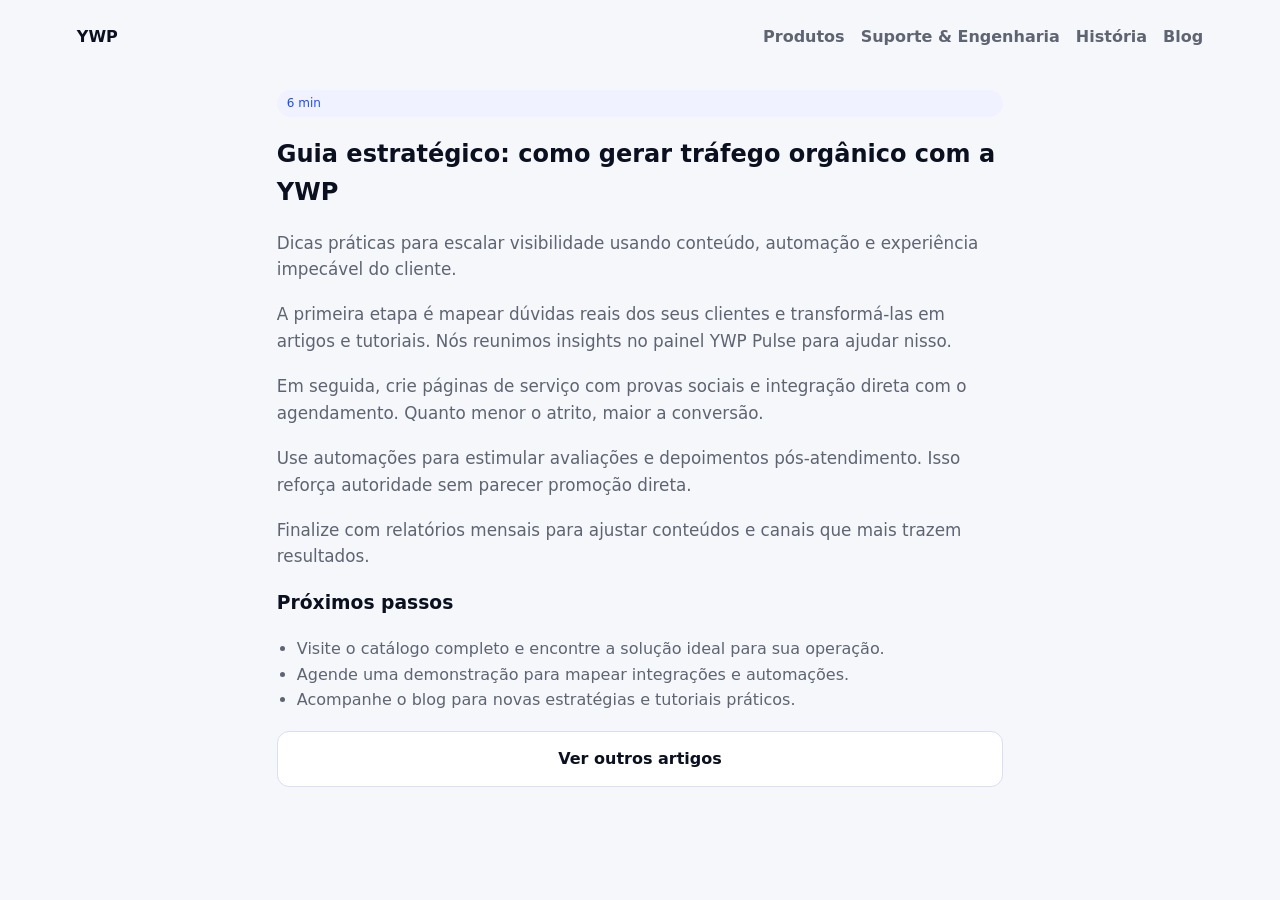
<file: docs/blog/posts/guia-trafego-organico-ywp/index.html>
<!DOCTYPE html>
<html lang="pt-BR">
  <head>
    <meta charset="UTF-8" />
    <meta name="viewport" content="width=device-width, initial-scale=1.0" />
    <title>Guia de tráfego orgânico com a YWP | YWP Blog</title>
    <meta
      name="description"
      content="Dicas práticas para escalar visibilidade usando conteúdo, automação e experiência impecável do cliente."
    />
    <link rel="stylesheet" href="../../../styles.css" />
  </head>
  <body>
    <nav class="nav">
      <a href="../../../index.html">YWP</a>
      <div class="nav-links">
        <a href="../../../index.html#produtos">Produtos</a>
        <a href="../../../index.html#suporte">Suporte & Engenharia</a>
        <a href="../../../index.html#historia">História</a>
        <a href="../../index.html">Blog</a>
      </div>
    </nav>
    <main>
      <article class="article">
        <span class="tag">6 min</span>
        <h1>Guia estratégico: como gerar tráfego orgânico com a YWP</h1>
        <p>
          Dicas práticas para escalar visibilidade usando conteúdo, automação e experiência impecável do cliente.
        </p>
        <p>
          A primeira etapa é mapear dúvidas reais dos seus clientes e transformá-las em artigos e tutoriais. Nós
          reunimos insights no painel YWP Pulse para ajudar nisso.
        </p>
        <p>
          Em seguida, crie páginas de serviço com provas sociais e integração direta com o agendamento. Quanto
          menor o atrito, maior a conversão.
        </p>
        <p>
          Use automações para estimular avaliações e depoimentos pós-atendimento. Isso reforça autoridade sem
          parecer promoção direta.
        </p>
        <p>Finalize com relatórios mensais para ajustar conteúdos e canais que mais trazem resultados.</p>
        <h3>Próximos passos</h3>
        <ul>
          <li>Visite o catálogo completo e encontre a solução ideal para sua operação.</li>
          <li>Agende uma demonstração para mapear integrações e automações.</li>
          <li>Acompanhe o blog para novas estratégias e tutoriais práticos.</li>
        </ul>
        <a class="button secondary" href="../../index.html">Ver outros artigos</a>
      </article>
    </main>
  </body>
</html>
</file>
<file: styles.css>
:root {
  color-scheme: light;
  --ywp-blue: #1a4cff;
  --ywp-dark: #0b1020;
  --ywp-gray: #5e6472;
  --ywp-light: #f6f7fb;
  --ywp-accent: #11c5b5;
}

* {
  box-sizing: border-box;
  margin: 0;
  padding: 0;
}

body {
  font-family: "Inter", "Segoe UI", system-ui, -apple-system, sans-serif;
  background: var(--ywp-light);
  color: var(--ywp-dark);
  line-height: 1.6;
}

a {
  color: inherit;
  text-decoration: none;
}

main {
  display: flex;
  flex-direction: column;
  gap: 96px;
}

section {
  padding: 0 6vw;
}

.hero {
  background: radial-gradient(circle at top, #edf1ff, #ffffff 60%);
  padding-top: 56px;
  padding-bottom: 72px;
}

.hero-grid {
  display: grid;
  grid-template-columns: repeat(auto-fit, minmax(260px, 1fr));
  gap: 32px;
  align-items: center;
}

.badge {
  display: inline-flex;
  align-items: center;
  gap: 8px;
  padding: 6px 14px;
  border-radius: 999px;
  background: rgba(26, 76, 255, 0.1);
  color: var(--ywp-blue);
  font-weight: 600;
  font-size: 0.85rem;
}

.hero h1 {
  font-size: clamp(2.2rem, 4vw, 3.6rem);
  line-height: 1.1;
  margin: 16px 0 18px;
}

.hero p {
  font-size: 1.1rem;
  color: var(--ywp-gray);
  margin-bottom: 24px;
}

.cta-row {
  display: flex;
  flex-wrap: wrap;
  gap: 16px;
}

.button {
  padding: 14px 24px;
  border-radius: 12px;
  font-weight: 600;
  border: none;
  cursor: pointer;
  transition: transform 0.2s ease, box-shadow 0.2s ease;
  display: inline-flex;
  align-items: center;
  justify-content: center;
}

.button.primary {
  background: var(--ywp-blue);
  color: #fff;
  box-shadow: 0 16px 40px rgba(26, 76, 255, 0.25);
}

.button.secondary {
  background: #fff;
  border: 1px solid #d9def2;
  color: var(--ywp-dark);
}

.button:hover {
  transform: translateY(-2px);
}

.card-grid {
  display: grid;
  grid-template-columns: repeat(auto-fit, minmax(220px, 1fr));
  gap: 20px;
}

.card {
  background: #fff;
  padding: 24px;
  border-radius: 16px;
  box-shadow: 0 14px 30px rgba(15, 30, 70, 0.08);
}

.card h3 {
  margin-bottom: 12px;
  font-size: 1.1rem;
}

.card p {
  color: var(--ywp-gray);
}

.section-title {
  font-size: clamp(1.6rem, 3vw, 2.4rem);
  margin-bottom: 16px;
}

.section-subtitle {
  color: var(--ywp-gray);
  margin-bottom: 32px;
  max-width: 720px;
}

.timeline {
  display: grid;
  gap: 18px;
}

.timeline-item {
  display: grid;
  grid-template-columns: 80px 1fr;
  gap: 16px;
  align-items: start;
  padding: 18px;
  background: #fff;
  border-radius: 14px;
}

.timeline-item span {
  font-weight: 700;
  color: var(--ywp-blue);
}

.team-grid {
  display: grid;
  grid-template-columns: repeat(auto-fit, minmax(240px, 1fr));
  gap: 20px;
}

.team-card {
  background: #fff;
  border-radius: 18px;
  padding: 20px;
  display: flex;
  flex-direction: column;
  gap: 12px;
}

.team-card strong {
  font-size: 1rem;
}

.team-card span {
  color: var(--ywp-gray);
  font-size: 0.9rem;
}

.highlight {
  background: linear-gradient(120deg, rgba(17, 197, 181, 0.12), rgba(26, 76, 255, 0.12));
  padding: 28px;
  border-radius: 20px;
  display: grid;
  gap: 20px;
}

.footer {
  padding: 48px 6vw 64px;
  background: #0b1020;
  color: #fff;
  display: grid;
  gap: 16px;
}

.footer p {
  color: rgba(255, 255, 255, 0.7);
}

.blog-hero {
  background: #ffffff;
  padding-top: 48px;
  padding-bottom: 48px;
  border-bottom: 1px solid #eef0f8;
}

.blog-list {
  display: grid;
  gap: 20px;
}

.blog-card {
  background: #fff;
  padding: 22px;
  border-radius: 14px;
  border: 1px solid #eef0f8;
}

.blog-card h3 {
  margin-bottom: 10px;
}

.blog-card p {
  color: var(--ywp-gray);
  margin-bottom: 14px;
}

.tag {
  display: inline-flex;
  align-items: center;
  gap: 6px;
  background: #f0f2ff;
  color: var(--ywp-blue);
  font-size: 0.75rem;
  padding: 4px 10px;
  border-radius: 999px;
}

.article {
  max-width: 880px;
  margin: 0 auto;
  padding: 40px 6vw 80px;
  display: grid;
  gap: 18px;
}

.article p {
  color: var(--ywp-gray);
  font-size: 1.05rem;
}

.article ul {
  padding-left: 20px;
  color: var(--ywp-gray);
}

.nav {
  display: flex;
  justify-content: space-between;
  align-items: center;
  padding: 24px 6vw 0;
}

.nav a {
  font-weight: 600;
}

.nav-links {
  display: flex;
  gap: 16px;
  color: var(--ywp-gray);
}

@media (max-width: 720px) {
  section {
    padding: 0 5vw;
  }

  .timeline-item {
    grid-template-columns: 1fr;
  }

  .nav {
    flex-direction: column;
    gap: 12px;
  }
}
</file>
<file: docs/styles.css>
:root {
  color-scheme: light;
  --ywp-blue: #1a4cff;
  --ywp-dark: #0b1020;
  --ywp-gray: #5e6472;
  --ywp-light: #f6f7fb;
  --ywp-accent: #11c5b5;
}

* {
  box-sizing: border-box;
  margin: 0;
  padding: 0;
}

body {
  font-family: "Inter", "Segoe UI", system-ui, -apple-system, sans-serif;
  background: var(--ywp-light);
  color: var(--ywp-dark);
  line-height: 1.6;
}

a {
  color: inherit;
  text-decoration: none;
}

main {
  display: flex;
  flex-direction: column;
  gap: 96px;
}

section {
  padding: 0 6vw;
}

.hero {
  background: radial-gradient(circle at top, #edf1ff, #ffffff 60%);
  padding-top: 56px;
  padding-bottom: 72px;
}

.hero-grid {
  display: grid;
  grid-template-columns: repeat(auto-fit, minmax(260px, 1fr));
  gap: 32px;
  align-items: center;
}

.badge {
  display: inline-flex;
  align-items: center;
  gap: 8px;
  padding: 6px 14px;
  border-radius: 999px;
  background: rgba(26, 76, 255, 0.1);
  color: var(--ywp-blue);
  font-weight: 600;
  font-size: 0.85rem;
}

.hero h1 {
  font-size: clamp(2.2rem, 4vw, 3.6rem);
  line-height: 1.1;
  margin: 16px 0 18px;
}

.hero p {
  font-size: 1.1rem;
  color: var(--ywp-gray);
  margin-bottom: 24px;
}

.cta-row {
  display: flex;
  flex-wrap: wrap;
  gap: 16px;
}

.button {
  padding: 14px 24px;
  border-radius: 12px;
  font-weight: 600;
  border: none;
  cursor: pointer;
  transition: transform 0.2s ease, box-shadow 0.2s ease;
  display: inline-flex;
  align-items: center;
  justify-content: center;
}

.button.primary {
  background: var(--ywp-blue);
  color: #fff;
  box-shadow: 0 16px 40px rgba(26, 76, 255, 0.25);
}

.button.secondary {
  background: #fff;
  border: 1px solid #d9def2;
  color: var(--ywp-dark);
}

.button:hover {
  transform: translateY(-2px);
}

.card-grid {
  display: grid;
  grid-template-columns: repeat(auto-fit, minmax(220px, 1fr));
  gap: 20px;
}

.card {
  background: #fff;
  padding: 24px;
  border-radius: 16px;
  box-shadow: 0 14px 30px rgba(15, 30, 70, 0.08);
}

.card h3 {
  margin-bottom: 12px;
  font-size: 1.1rem;
}

.card p {
  color: var(--ywp-gray);
}

.section-title {
  font-size: clamp(1.6rem, 3vw, 2.4rem);
  margin-bottom: 16px;
}

.section-subtitle {
  color: var(--ywp-gray);
  margin-bottom: 32px;
  max-width: 720px;
}

.timeline {
  display: grid;
  gap: 18px;
}

.timeline-item {
  display: grid;
  grid-template-columns: 80px 1fr;
  gap: 16px;
  align-items: start;
  padding: 18px;
  background: #fff;
  border-radius: 14px;
}

.timeline-item span {
  font-weight: 700;
  color: var(--ywp-blue);
}

.team-grid {
  display: grid;
  grid-template-columns: repeat(auto-fit, minmax(240px, 1fr));
  gap: 20px;
}

.team-card {
  background: #fff;
  border-radius: 18px;
  padding: 20px;
  display: flex;
  flex-direction: column;
  gap: 12px;
}

.team-card strong {
  font-size: 1rem;
}

.team-card span {
  color: var(--ywp-gray);
  font-size: 0.9rem;
}

.highlight {
  background: linear-gradient(120deg, rgba(17, 197, 181, 0.12), rgba(26, 76, 255, 0.12));
  padding: 28px;
  border-radius: 20px;
  display: grid;
  gap: 20px;
}

.footer {
  padding: 48px 6vw 64px;
  background: #0b1020;
  color: #fff;
  display: grid;
  gap: 16px;
}

.footer p {
  color: rgba(255, 255, 255, 0.7);
}

.blog-hero {
  background: #ffffff;
  padding-top: 48px;
  padding-bottom: 48px;
  border-bottom: 1px solid #eef0f8;
}

.blog-list {
  display: grid;
  gap: 20px;
}

.blog-card {
  background: #fff;
  padding: 22px;
  border-radius: 14px;
  border: 1px solid #eef0f8;
}

.blog-card h3 {
  margin-bottom: 10px;
}

.blog-card p {
  color: var(--ywp-gray);
  margin-bottom: 14px;
}

.tag {
  display: inline-flex;
  align-items: center;
  gap: 6px;
  background: #f0f2ff;
  color: var(--ywp-blue);
  font-size: 0.75rem;
  padding: 4px 10px;
  border-radius: 999px;
}

.article {
  max-width: 880px;
  margin: 0 auto;
  padding: 40px 6vw 80px;
  display: grid;
  gap: 18px;
}

.article p {
  color: var(--ywp-gray);
  font-size: 1.05rem;
}

.article ul {
  padding-left: 20px;
  color: var(--ywp-gray);
}

.nav {
  display: flex;
  justify-content: space-between;
  align-items: center;
  padding: 24px 6vw 0;
}

.nav a {
  font-weight: 600;
}

.nav-links {
  display: flex;
  gap: 16px;
  color: var(--ywp-gray);
}

@media (max-width: 720px) {
  section {
    padding: 0 5vw;
  }

  .timeline-item {
    grid-template-columns: 1fr;
  }

  .nav {
    flex-direction: column;
    gap: 12px;
  }
}
</file>
